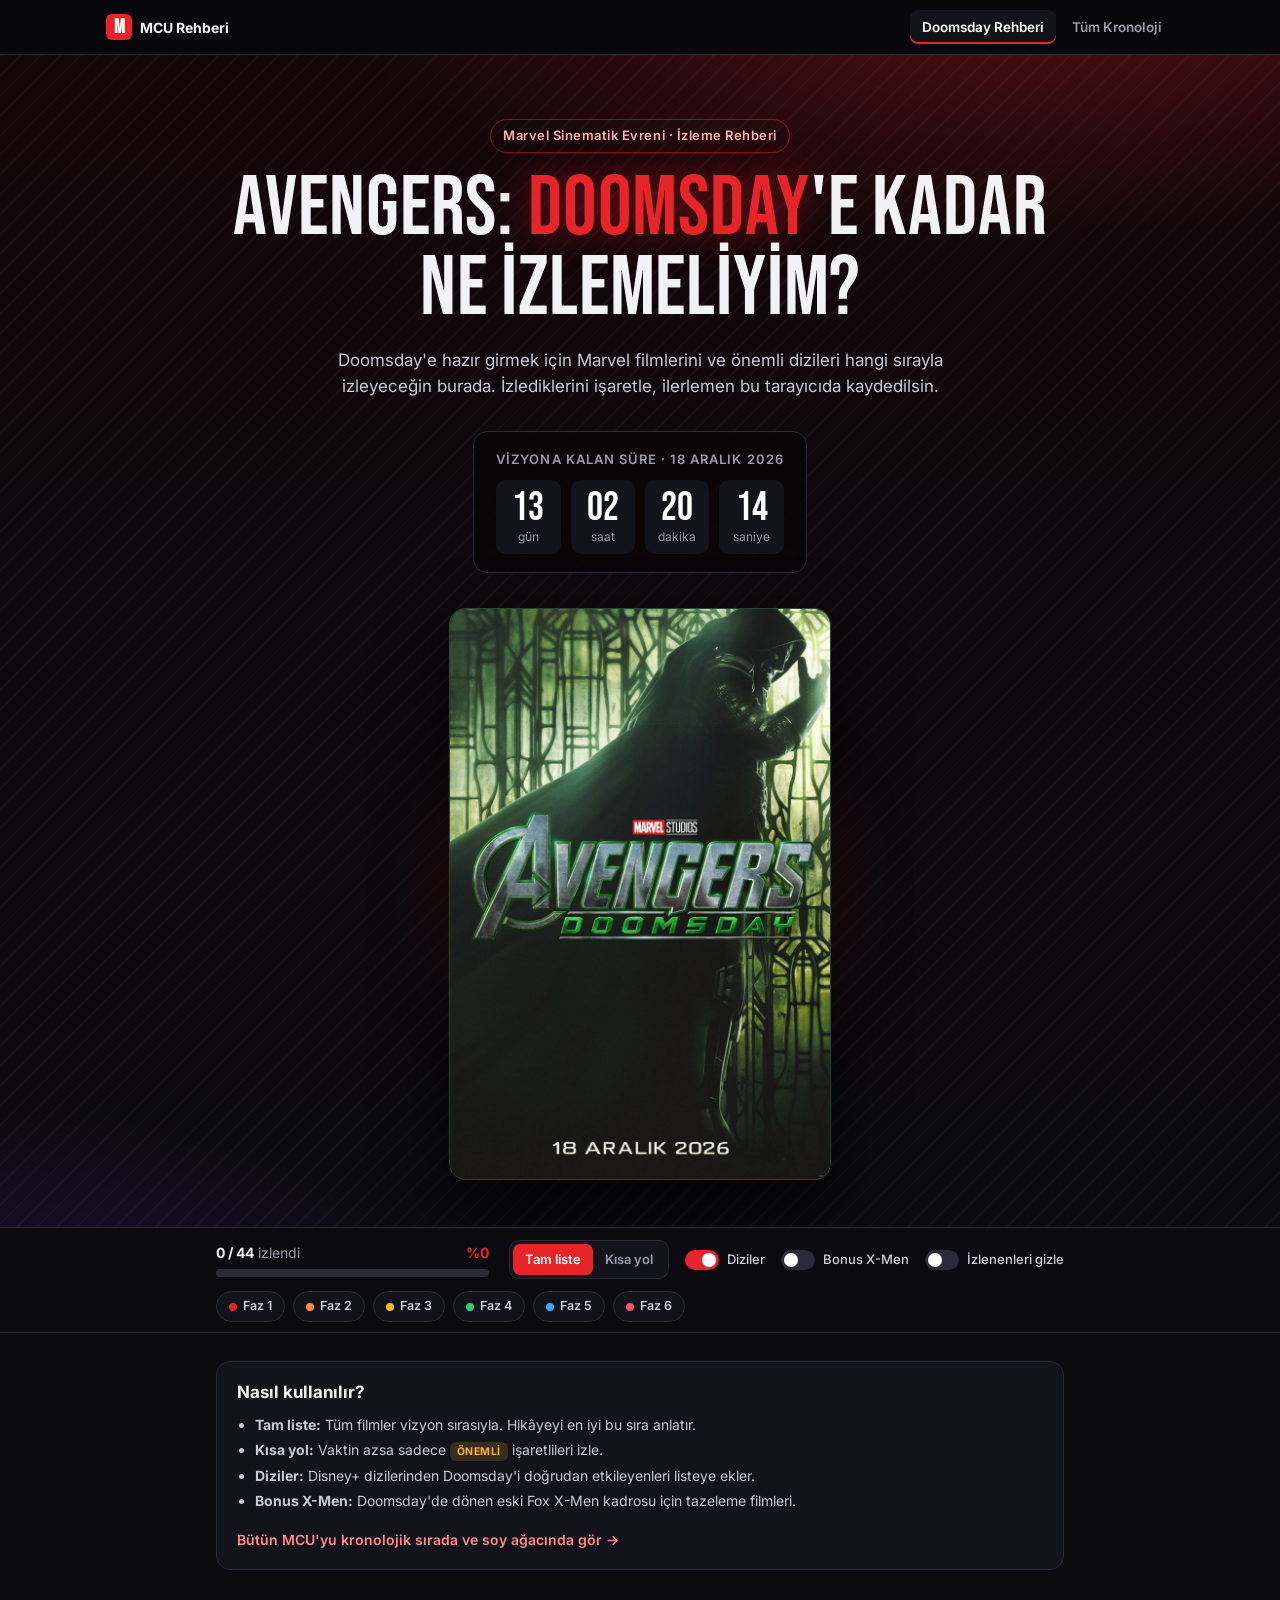
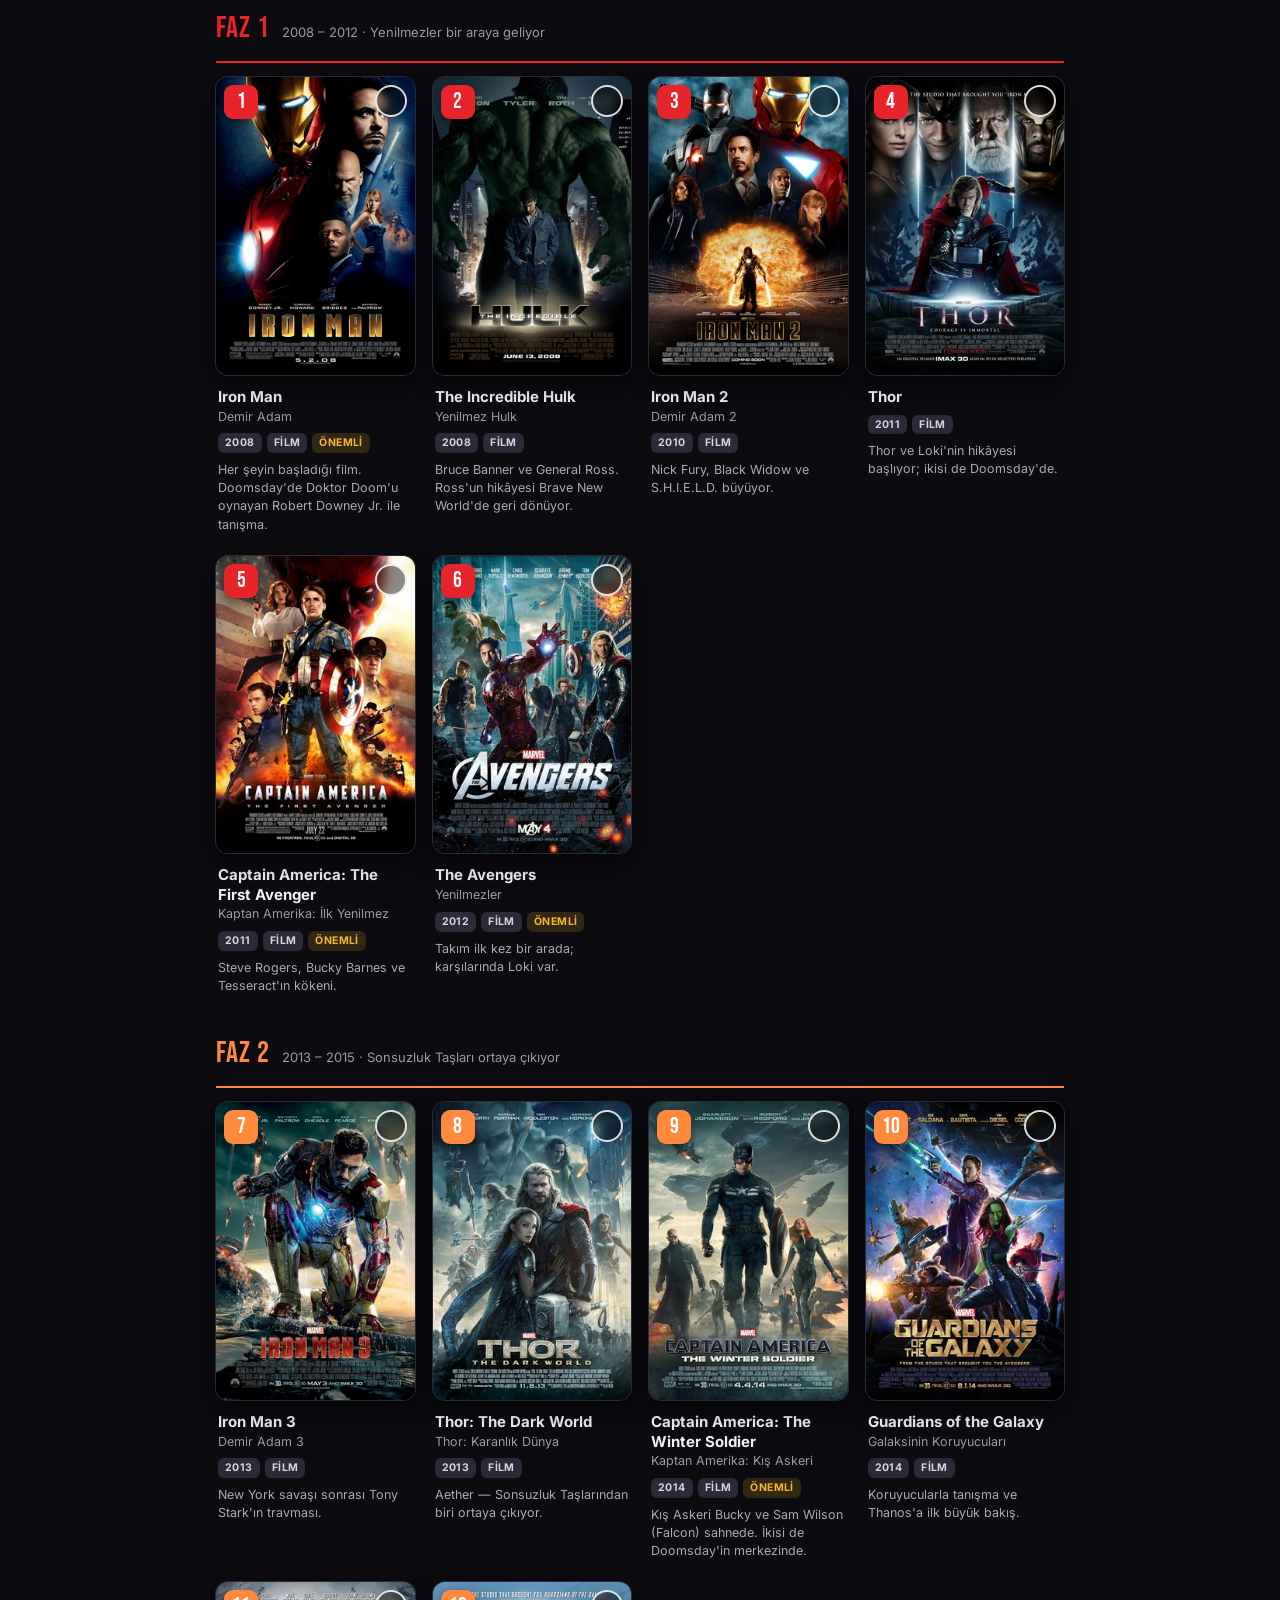
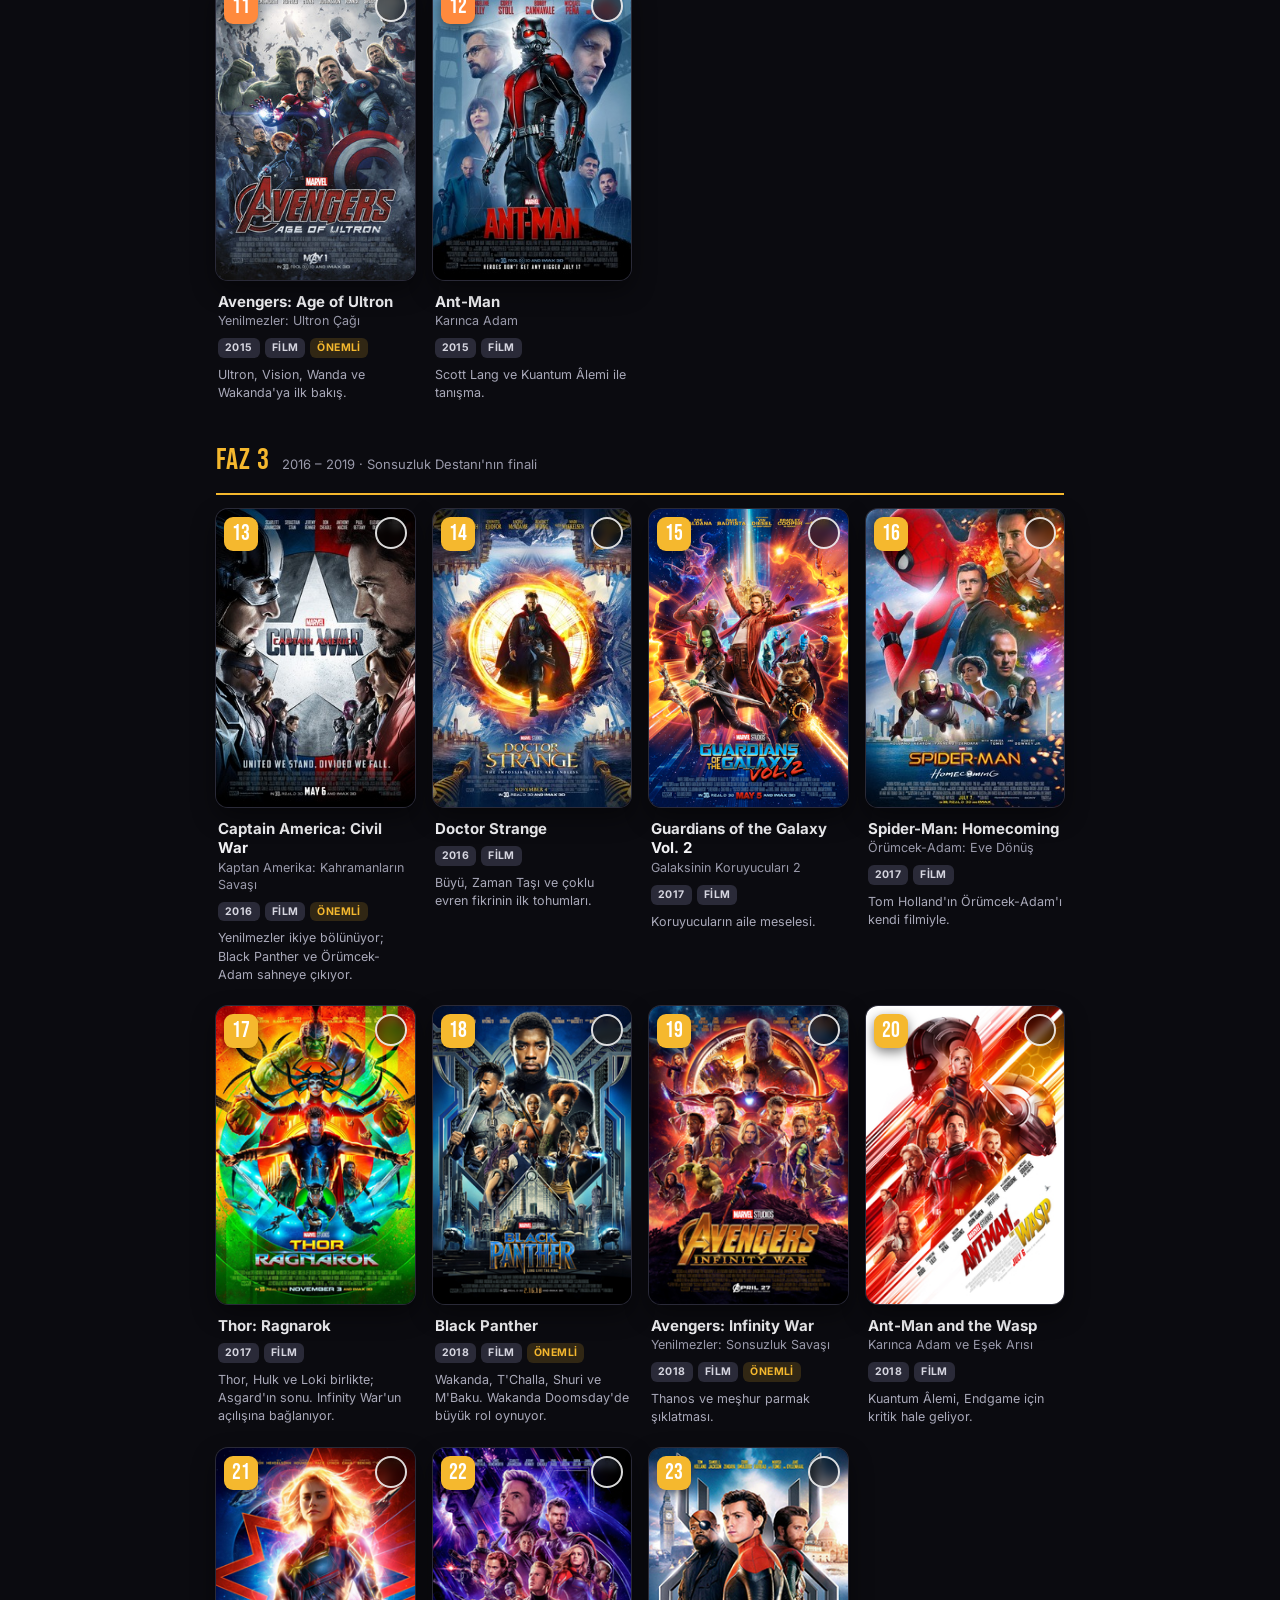
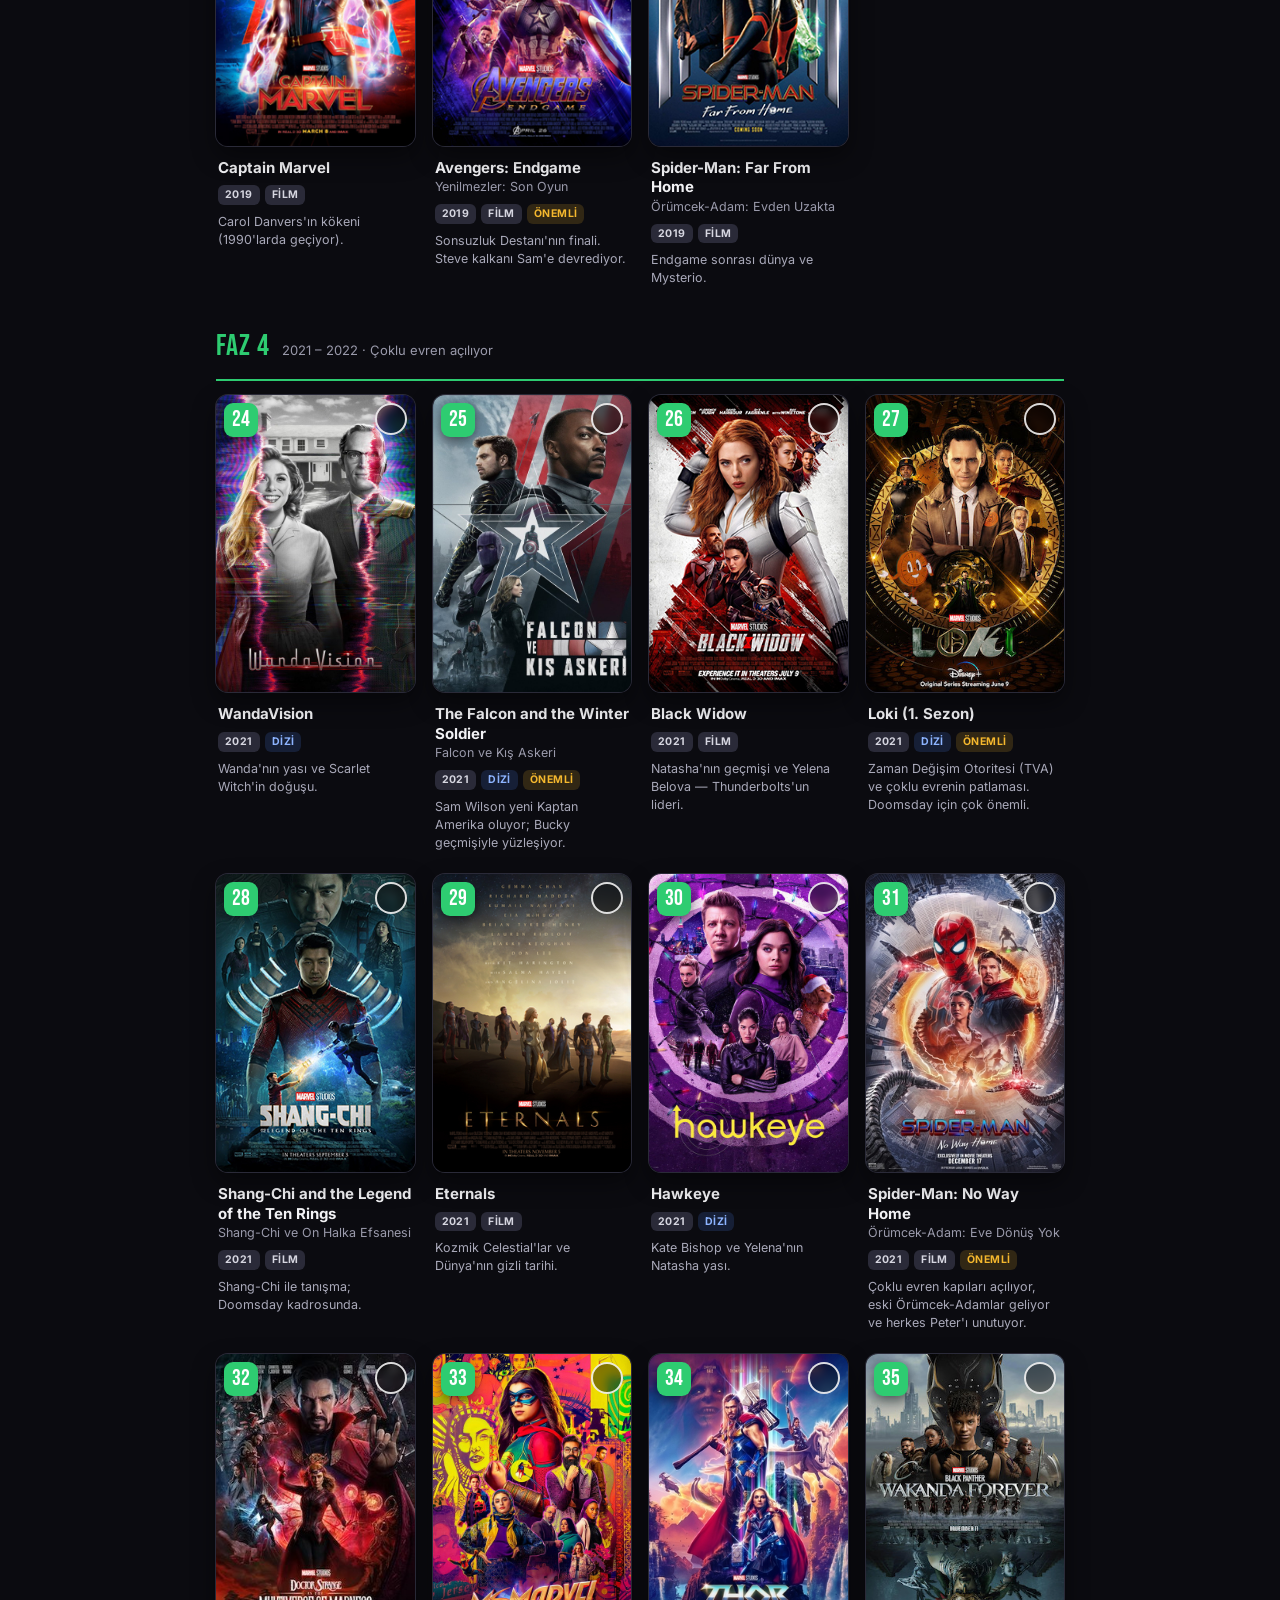
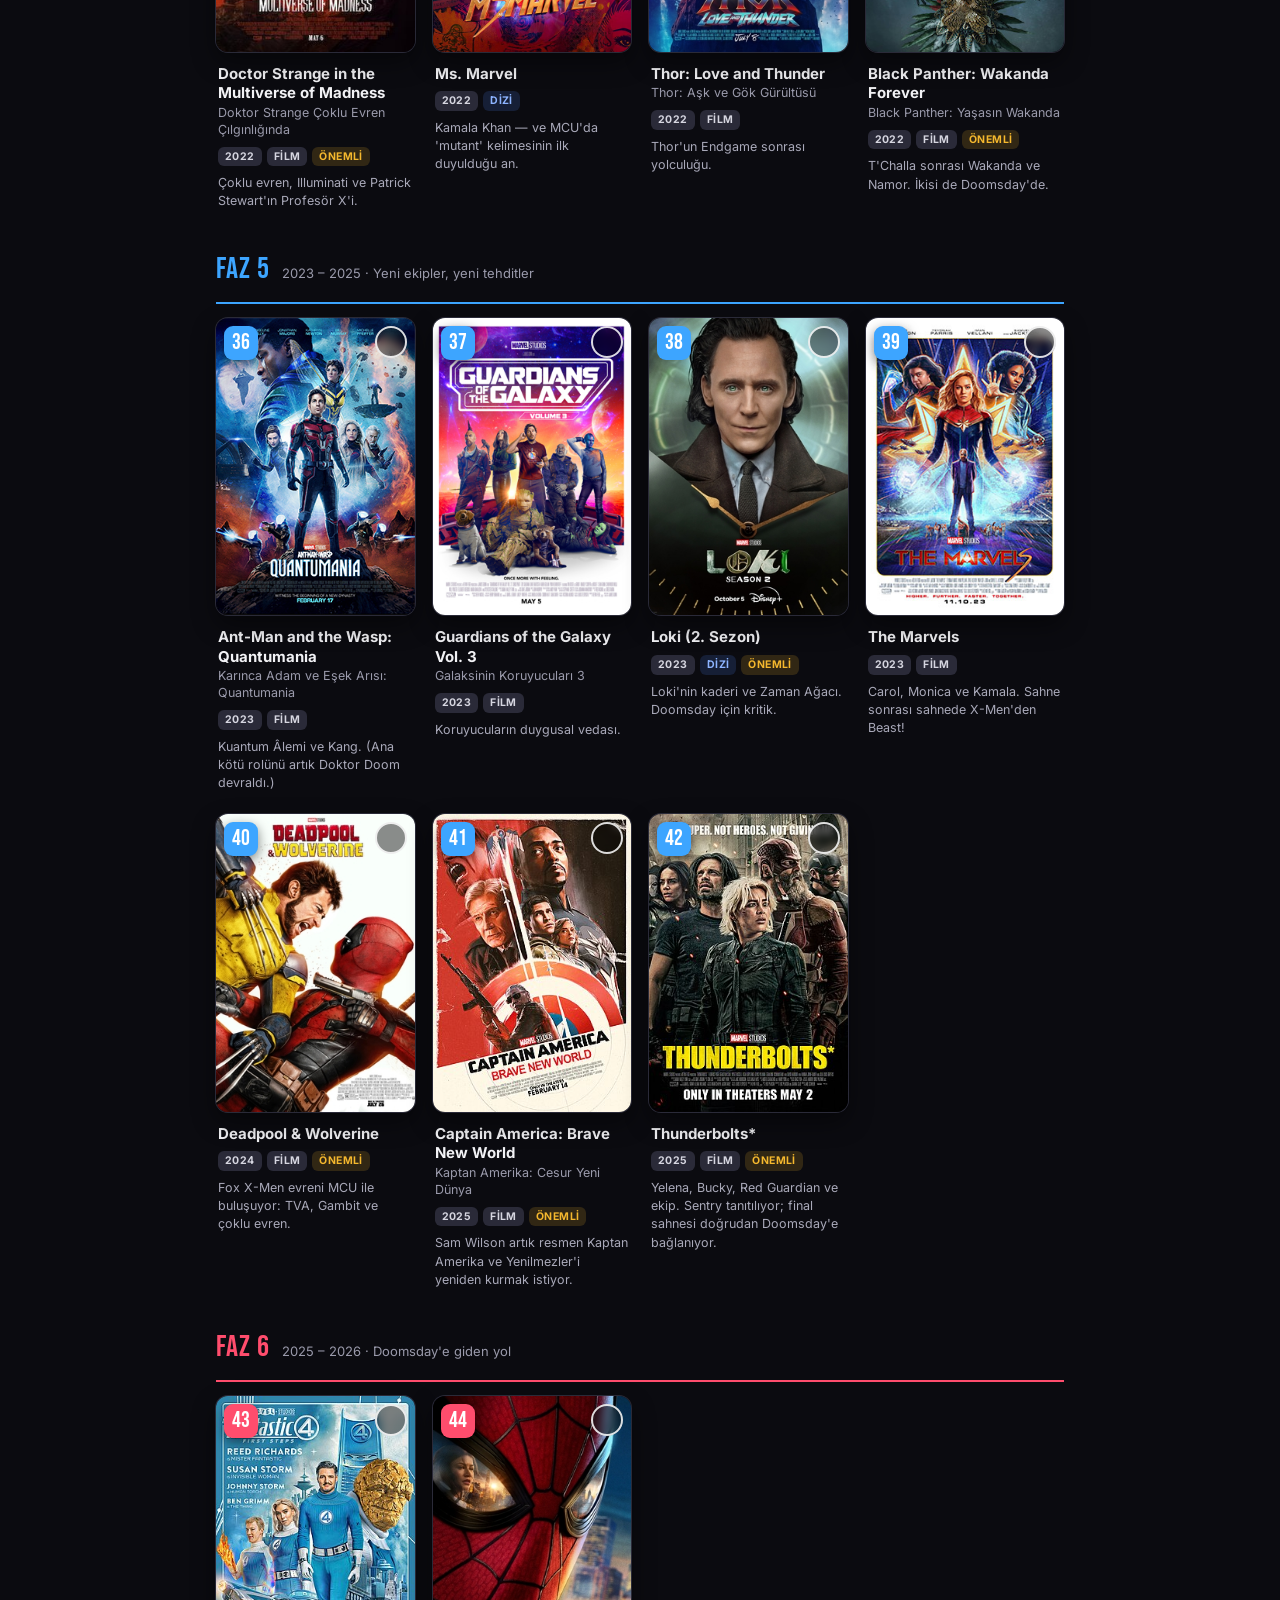
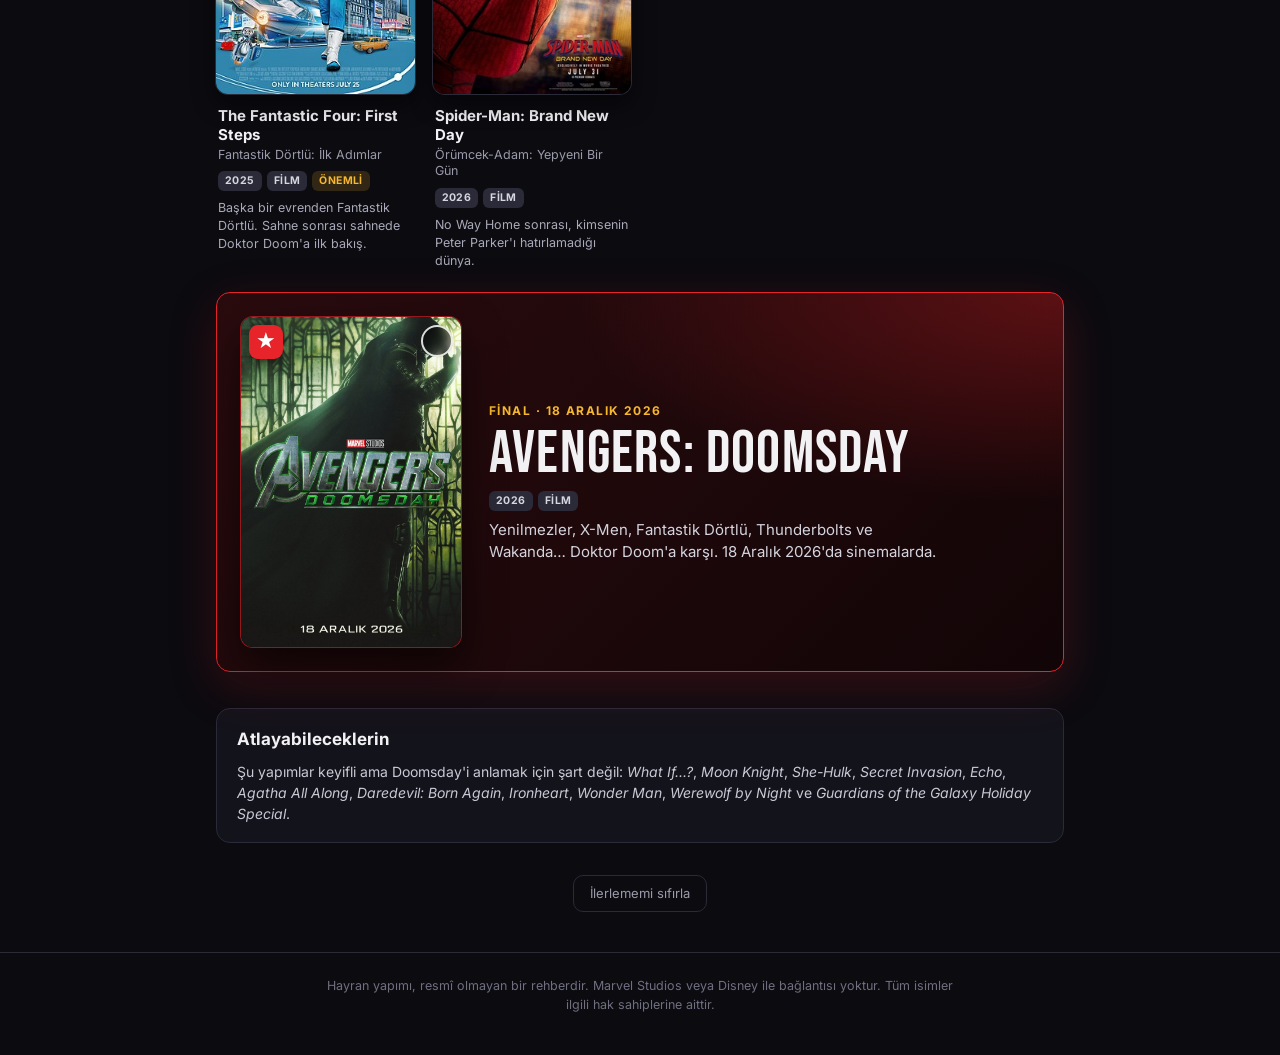
<file: index.html>
<!doctype html>
<html lang="tr">
<head>
  <meta charset="utf-8">
  <meta name="viewport" content="width=device-width, initial-scale=1, viewport-fit=cover">
  <meta name="theme-color" content="#0b0b10">
  <title>Doomsday'e Kadar Marvel İzleme Sırası</title>
  <meta name="description" content="Avengers: Doomsday'den önce hangi Marvel filmlerini ve dizilerini hangi sırayla izlemelisin? İzlediklerini işaretle, ilerlemeni takip et.">
  <meta property="og:title" content="Doomsday'e Kadar Marvel İzleme Sırası">
  <meta property="og:description" content="Avengers: Doomsday'den önce hangi Marvel yapımlarını hangi sırayla izlemelisin?">
  <link rel="icon" href="data:image/svg+xml,<svg xmlns='http://www.w3.org/2000/svg' viewBox='0 0 100 100'><rect width='100' height='100' rx='18' fill='%23e62429'/><text x='50' y='70' font-size='58' text-anchor='middle' font-family='Arial Black,Arial' font-weight='900' fill='white'>M</text></svg>">
  <link rel="preconnect" href="https://fonts.googleapis.com">
  <link rel="preconnect" href="https://fonts.gstatic.com" crossorigin>
  <link href="https://fonts.googleapis.com/css2?family=Bebas+Neue&family=Inter:wght@400;500;600;700&display=swap" rel="stylesheet">
  <link rel="stylesheet" href="style.css">
</head>
<body>
  <nav class="site-nav" aria-label="Sayfalar">
    <div class="site-nav-inner">
      <a href="index.html" class="brand"><span class="brand-m">M</span><span class="brand-text">MCU Rehberi</span></a>
      <div class="site-links">
        <a href="index.html" aria-current="page">Doomsday Rehberi</a>
        <a href="kronoloji.html">Tüm Kronoloji</a>
      </div>
    </div>
  </nav>

  <header class="hero">
    <div class="hero-inner">
      <p class="eyebrow">Marvel Sinematik Evreni · İzleme Rehberi</p>
      <h1>Avengers:<br class="m-br"> <span>Doomsday</span>'e Kadar<br>Ne İzlemeliyim?</h1>
      <p class="lead">Doomsday'e hazır girmek için Marvel filmlerini ve önemli dizileri hangi sırayla izleyeceğin burada. İzlediklerini işaretle, ilerlemen bu tarayıcıda kaydedilsin.</p>

      <div class="countdown" id="countdown" aria-live="polite">
        <div class="cd-label">Vizyona kalan süre <span class="cd-date"><span class="cd-dot">· </span>18 Aralık 2026</span></div>
        <div class="cd-grid">
          <div><b id="cd-d">--</b><small>gün</small></div>
          <div><b id="cd-h">--</b><small>saat</small></div>
          <div><b id="cd-m">--</b><small>dakika</small></div>
          <div><b id="cd-s">--</b><small>saniye</small></div>
        </div>
      </div>

      <figure class="hero-poster">
        <img src="posters/doomsday.jpg" alt="Avengers: Doomsday afişi" width="780" height="1170">
      </figure>
    </div>
  </header>

  <div class="toolbar" id="toolbar">
    <div class="toolbar-inner">
      <div class="progress-wrap">
        <div class="progress-text"><span id="progress-count">0 / 0</span> izlendi <span id="progress-pct" class="pct">%0</span></div>
        <div class="progress-bar"><div id="progress-fill"></div></div>
      </div>
      <button type="button" class="filters-btn" id="filters-btn" aria-expanded="false" aria-controls="controls">
        <svg viewBox="0 0 24 24" width="16" height="16" fill="none" stroke="currentColor" stroke-width="2.2" stroke-linecap="round"><path d="M4 6h16M7 12h10M10 18h4"/></svg>
        Filtreler
      </button>
      <div class="controls" id="controls">
        <div class="seg" role="group" aria-label="Liste türü">
          <button type="button" data-mode="full" class="active">Tam liste</button>
          <button type="button" data-mode="short">Kısa yol</button>
        </div>
        <label class="toggle"><input type="checkbox" id="show-series" checked><span></span>Diziler</label>
        <label class="toggle"><input type="checkbox" id="show-bonus"><span></span>Bonus X-Men</label>
        <label class="toggle"><input type="checkbox" id="hide-watched"><span></span>İzlenenleri gizle</label>
      </div>
    </div>
    <nav class="phase-nav" id="phase-nav" aria-label="Fazlara git"></nav>
  </div>

  <main class="container">
    <section class="info">
      <div class="info-card">
        <h2>Nasıl kullanılır?</h2>
        <ul>
          <li><b>Tam liste:</b> Tüm filmler vizyon sırasıyla. Hikâyeyi en iyi bu sıra anlatır.</li>
          <li><b>Kısa yol:</b> Vaktin azsa sadece <span class="badge key">ÖNEMLİ</span> işaretlileri izle.</li>
          <li><b>Diziler:</b> Disney+ dizilerinden Doomsday'i doğrudan etkileyenleri listeye ekler.</li>
          <li><b>Bonus X-Men:</b> Doomsday'de dönen eski Fox X-Men kadrosu için tazeleme filmleri.</li>
        </ul>
        <a class="cta" href="kronoloji.html">Bütün MCU'yu kronolojik sırada ve soy ağacında gör →</a>
      </div>
    </section>

    <div id="list"></div>

    <section class="info skip">
      <div class="info-card">
        <h2>Atlayabileceklerin</h2>
        <p>Şu yapımlar keyifli ama Doomsday'i anlamak için şart değil: <i>What If...?</i>, <i>Moon Knight</i>, <i>She-Hulk</i>, <i>Secret Invasion</i>, <i>Echo</i>, <i>Agatha All Along</i>, <i>Daredevil: Born Again</i>, <i>Ironheart</i>, <i>Wonder Man</i>, <i>Werewolf by Night</i> ve <i>Guardians of the Galaxy Holiday Special</i>.</p>
      </div>
    </section>

    <div class="reset-row">
      <button type="button" id="reset" class="reset">İlerlememi sıfırla</button>
    </div>
  </main>

  <footer>
    <p>Hayran yapımı, resmî olmayan bir rehberdir. Marvel Studios veya Disney ile bağlantısı yoktur. Tüm isimler ilgili hak sahiplerine aittir.</p>
  </footer>

  <button type="button" class="to-top" id="to-top" aria-label="Başa dön">
    <svg viewBox="0 0 24 24" width="20" height="20" fill="none" stroke="currentColor" stroke-width="2.6" stroke-linecap="round" stroke-linejoin="round"><path d="M6 14l6-6 6 6"/></svg>
  </button>

  <script src="app.js"></script>
</body>
</html>
</file>
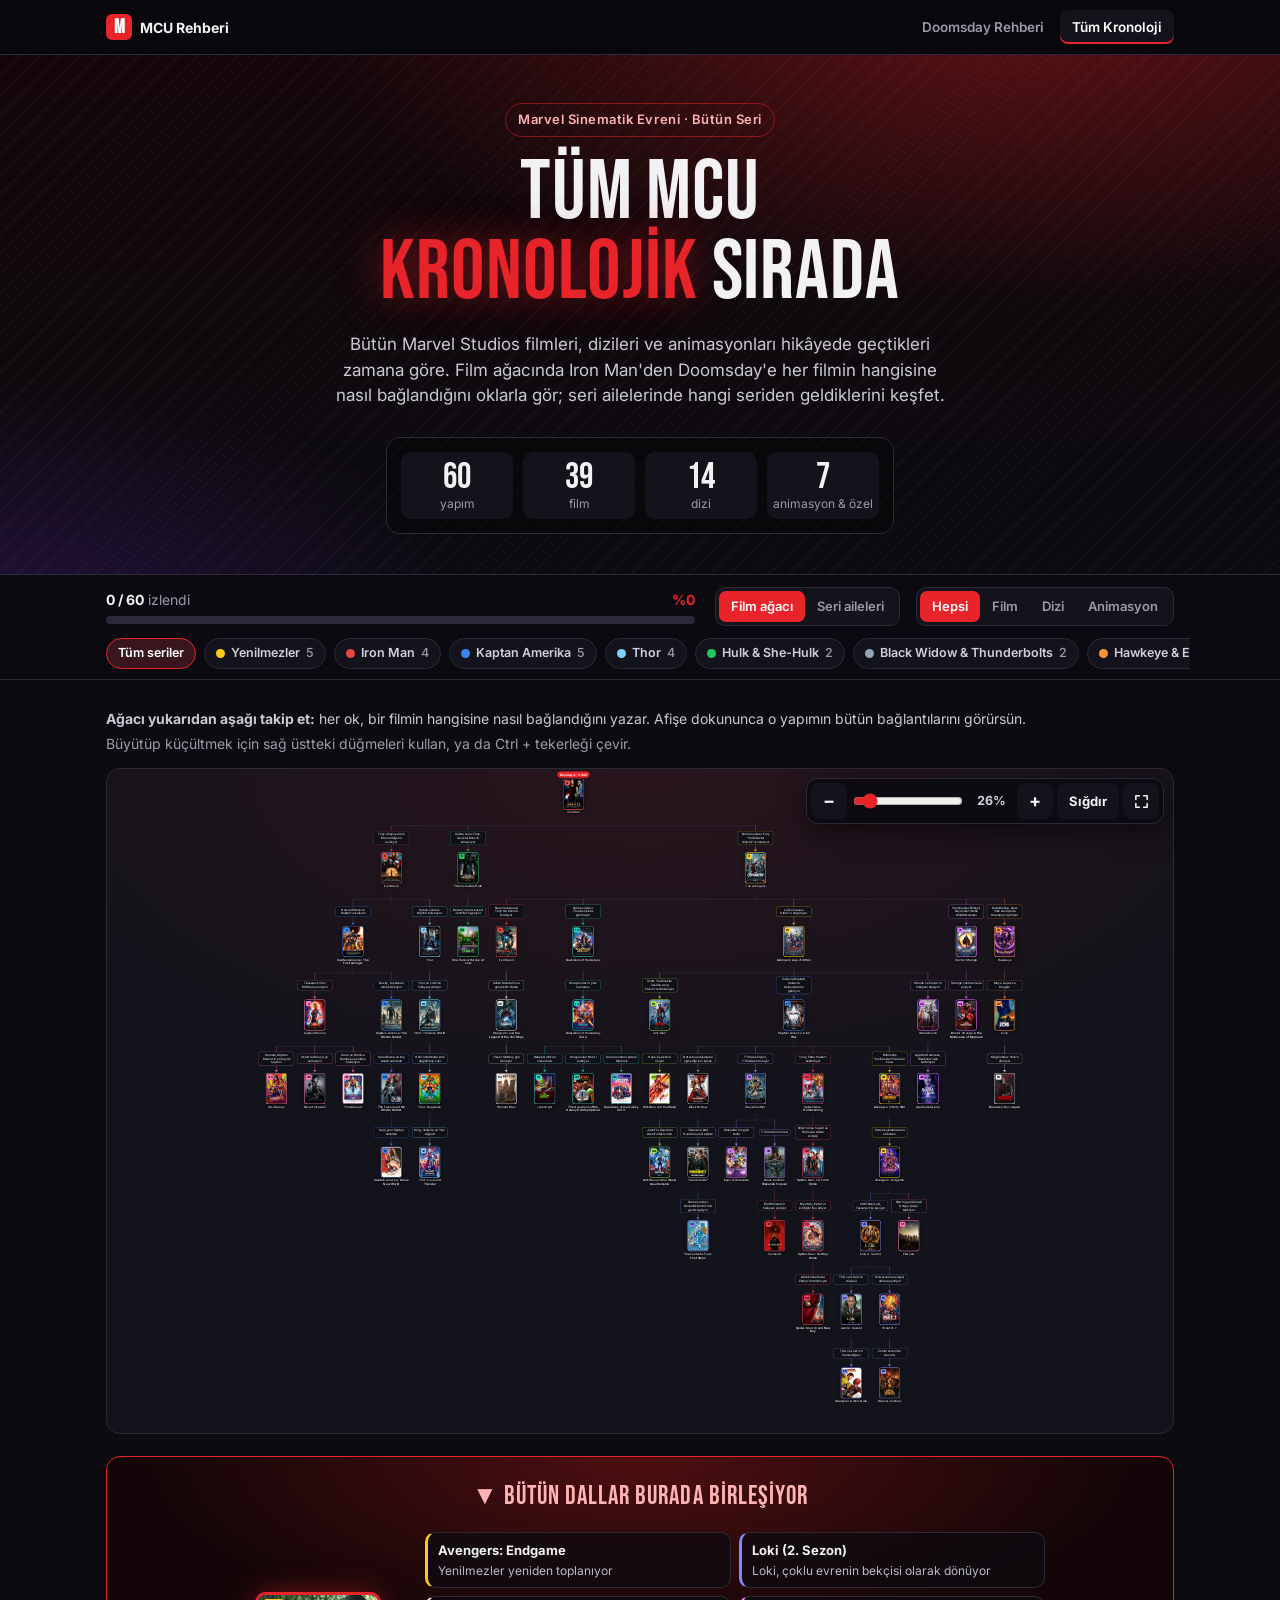
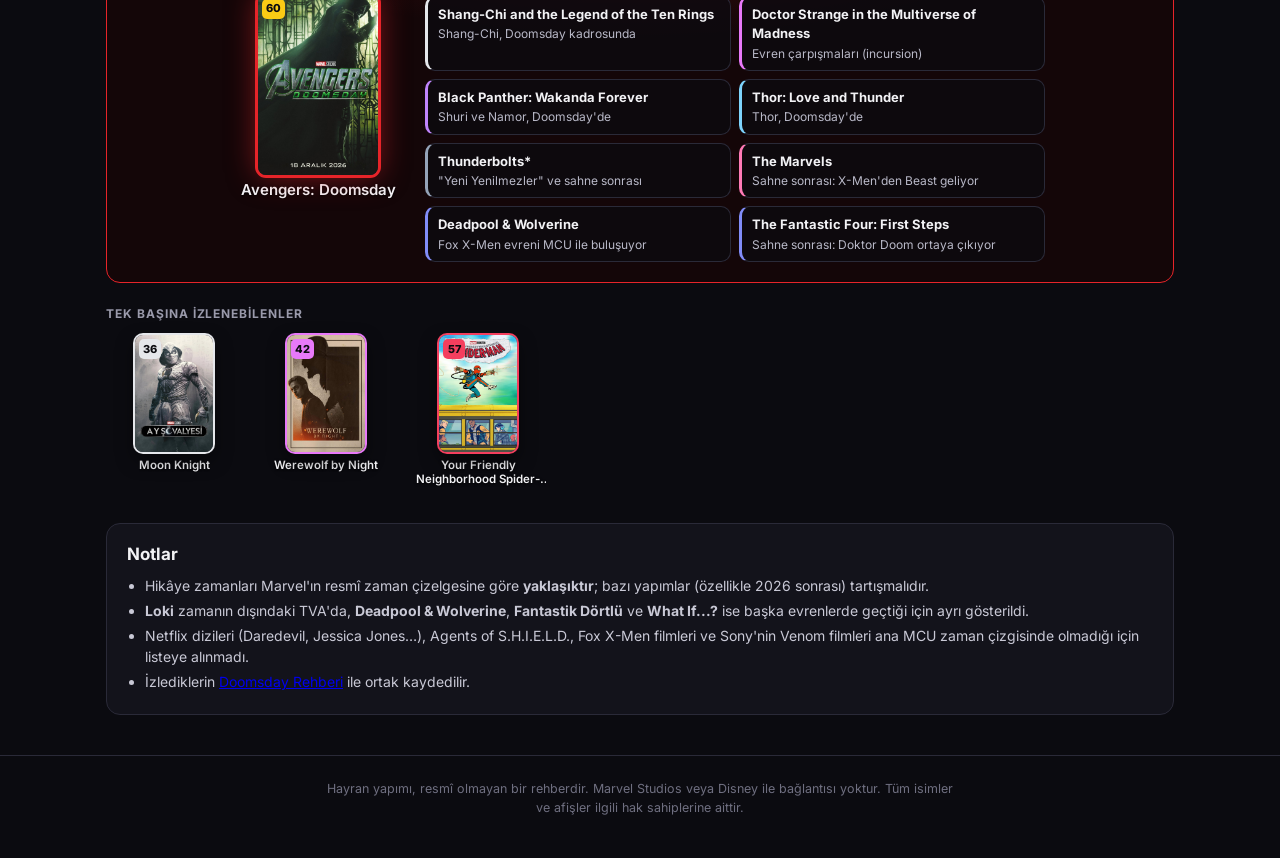
<file: kronoloji.html>
<!doctype html>
<html lang="tr">
<head>
  <meta charset="utf-8">
  <meta name="viewport" content="width=device-width, initial-scale=1, viewport-fit=cover">
  <meta name="theme-color" content="#0b0b10">
  <title>Tüm MCU Kronolojisi</title>
  <meta name="description" content="Bütün Marvel Sinematik Evreni filmleri, dizileri ve animasyonları: hangi film hangisine nasıl bağlı, oklarla gösteren film ağacı.">
  <meta property="og:title" content="Tüm MCU Kronolojisi">
  <meta property="og:description" content="Bütün Marvel filmleri ve dizileri kronolojik sırada, soy ağacı gibi.">
  <link rel="icon" href="data:image/svg+xml,<svg xmlns='http://www.w3.org/2000/svg' viewBox='0 0 100 100'><rect width='100' height='100' rx='18' fill='%23e62429'/><text x='50' y='70' font-size='58' text-anchor='middle' font-family='Arial Black,Arial' font-weight='900' fill='white'>M</text></svg>">
  <link rel="preconnect" href="https://fonts.googleapis.com">
  <link rel="preconnect" href="https://fonts.gstatic.com" crossorigin>
  <link href="https://fonts.googleapis.com/css2?family=Bebas+Neue&family=Inter:wght@400;500;600;700&display=swap" rel="stylesheet">
  <link rel="stylesheet" href="style.css">
  <link rel="stylesheet" href="kronoloji.css">
</head>
<body>
  <nav class="site-nav" aria-label="Sayfalar">
    <div class="site-nav-inner">
      <a href="index.html" class="brand"><span class="brand-m">M</span><span class="brand-text">MCU Rehberi</span></a>
      <div class="site-links">
        <a href="index.html">Doomsday Rehberi</a>
        <a href="kronoloji.html" aria-current="page">Tüm Kronoloji</a>
      </div>
    </div>
  </nav>

  <header class="hero hero-small">
    <div class="hero-inner">
      <p class="eyebrow">Marvel Sinematik Evreni · Bütün Seri</p>
      <h1>Tüm MCU<br><span>Kronolojik</span> Sırada</h1>
      <p class="lead">Bütün Marvel Studios filmleri, dizileri ve animasyonları hikâyede geçtikleri zamana göre. Film ağacında Iron Man'den Doomsday'e her filmin hangisine nasıl bağlandığını oklarla gör; seri ailelerinde hangi seriden geldiklerini keşfet.</p>
      <div class="stats">
        <div><b id="stat-total">0</b><small>yapım</small></div>
        <div><b id="stat-film">0</b><small>film</small></div>
        <div><b id="stat-dizi">0</b><small>dizi</small></div>
        <div><b id="stat-other">0</b><small>animasyon & özel</small></div>
      </div>
    </div>
  </header>

  <div class="toolbar" id="toolbar">
    <div class="toolbar-inner">
      <div class="progress-wrap">
        <div class="progress-text"><span id="progress-count">0 / 0</span> izlendi <span id="progress-pct" class="pct">%0</span></div>
        <div class="progress-bar"><div id="progress-fill"></div></div>
      </div>
      <button type="button" class="filters-btn" id="filters-btn" aria-expanded="false" aria-controls="controls">
        <svg viewBox="0 0 24 24" width="16" height="16" fill="none" stroke="currentColor" stroke-width="2.2" stroke-linecap="round"><path d="M4 6h16M7 12h10M10 18h4"/></svg>
        Filtreler
      </button>
      <div class="controls" id="controls">
        <div class="seg" role="group" aria-label="Görünüm">
          <button type="button" data-view="map">Film ağacı</button>
          <button type="button" data-view="tree">Seri aileleri</button>
        </div>
        <div class="seg seg-type" role="group" aria-label="Tür">
          <button type="button" data-type="all">Hepsi</button>
          <button type="button" data-type="film">Film</button>
          <button type="button" data-type="dizi">Dizi</button>
          <button type="button" data-type="other">Animasyon</button>
        </div>
      </div>
    </div>
    <div class="legend" id="legend" aria-label="Seri ailesi filtresi"></div>
  </div>

  <main class="container chrono-container">
    <div id="chrono-view"></div>
    <aside class="map-panel" id="map-panel" aria-live="polite" hidden></aside>

    <section class="info skip">
      <div class="info-card">
        <h2>Notlar</h2>
        <ul>
          <li>Hikâye zamanları Marvel'ın resmî zaman çizelgesine göre <b>yaklaşıktır</b>; bazı yapımlar (özellikle 2026 sonrası) tartışmalıdır.</li>
          <li><b>Loki</b> zamanın dışındaki TVA'da, <b>Deadpool & Wolverine</b>, <b>Fantastik Dörtlü</b> ve <b>What If...?</b> ise başka evrenlerde geçtiği için ayrı gösterildi.</li>
          <li>Netflix dizileri (Daredevil, Jessica Jones…), Agents of S.H.I.E.L.D., Fox X-Men filmleri ve Sony'nin Venom filmleri ana MCU zaman çizgisinde olmadığı için listeye alınmadı.</li>
          <li>İzlediklerin <a href="index.html">Doomsday Rehberi</a> ile ortak kaydedilir.</li>
        </ul>
      </div>
    </section>
  </main>

  <footer>
    <p>Hayran yapımı, resmî olmayan bir rehberdir. Marvel Studios veya Disney ile bağlantısı yoktur. Tüm isimler ve afişler ilgili hak sahiplerine aittir.</p>
  </footer>

  <button type="button" class="to-top" id="to-top" aria-label="Başa dön">
    <svg viewBox="0 0 24 24" width="20" height="20" fill="none" stroke="currentColor" stroke-width="2.6" stroke-linecap="round" stroke-linejoin="round"><path d="M6 14l6-6 6 6"/></svg>
  </button>

  <script src="kronoloji.js"></script>
</body>
</html>
</file>
<file: style.css>
:root {
  --bg: #0b0b10;
  --bg-2: #13131b;
  --card: #181822;
  --card-hover: #1e1e2a;
  --line: #2a2a38;
  --text: #f2f2f5;
  --muted: #9a9aab;
  --red: #e62429;
  --red-dark: #a8151a;
  --gold: #f5b82e;
  --green: #2ecc71;
  --radius: 14px;
}

* { box-sizing: border-box; }

button, label { -webkit-tap-highlight-color: transparent; }

.m-br { display: none; }

html { scroll-behavior: smooth; }

body {
  margin: 0;
  background: var(--bg);
  color: var(--text);
  font-family: "Inter", system-ui, -apple-system, "Segoe UI", Roboto, sans-serif;
  line-height: 1.5;
  -webkit-font-smoothing: antialiased;
}

/* ---------- Site menüsü ---------- */
.site-nav {
  background: #08080c;
  border-bottom: 1px solid var(--line);
}

.site-nav-inner {
  max-width: 1100px;
  margin: 0 auto;
  padding: 10px max(16px, env(safe-area-inset-right)) 10px max(16px, env(safe-area-inset-left));
  display: flex;
  align-items: center;
  justify-content: space-between;
  gap: 12px;
}

.brand {
  display: inline-flex;
  align-items: center;
  gap: 8px;
  color: var(--text);
  font-weight: 700;
  font-size: 14px;
  text-decoration: none;
  white-space: nowrap;
}

.brand-m {
  display: grid;
  place-items: center;
  width: 26px;
  height: 26px;
  border-radius: 6px;
  background: var(--red);
  color: #fff;
  font-family: "Bebas Neue", Impact, sans-serif;
  font-size: 20px;
  line-height: 1;
}

.site-links { display: flex; gap: 4px; }

.site-links a {
  padding: 7px 12px;
  border-radius: 8px;
  color: var(--muted);
  font-size: 13.5px;
  font-weight: 600;
  text-decoration: none;
  white-space: nowrap;
}

.site-links a:hover { color: var(--text); background: var(--bg-2); }
.site-links a[aria-current="page"] { color: #fff; background: var(--bg-2); box-shadow: inset 0 -2px 0 var(--red); }

.cta {
  display: inline-block;
  margin-top: 14px;
  color: #ff8a8d;
  font-size: 14px;
  font-weight: 600;
  text-decoration: none;
}

.cta:hover { color: #fff; }

/* ---------- Hero ---------- */
.hero {
  position: relative;
  overflow: hidden;
  padding: 64px 16px 48px;
  background:
    radial-gradient(1200px 500px at 80% -10%, rgba(230, 36, 41, .35), transparent 60%),
    radial-gradient(800px 400px at 0% 110%, rgba(120, 40, 200, .22), transparent 60%),
    linear-gradient(180deg, #14070a 0%, var(--bg) 100%);
  border-bottom: 1px solid var(--line);
}

.hero::after {
  content: "";
  position: absolute;
  inset: 0;
  background-image: repeating-linear-gradient(135deg, rgba(255,255,255,.025) 0 2px, transparent 2px 14px);
  pointer-events: none;
}

.hero-inner {
  position: relative;
  z-index: 1;
  max-width: 880px;
  margin: 0 auto;
  text-align: center;
}

.eyebrow {
  display: inline-block;
  margin: 0 0 16px;
  padding: 6px 12px;
  border: 1px solid rgba(230, 36, 41, .5);
  border-radius: 999px;
  color: #ffb3b5;
  font-size: 13px;
  font-weight: 600;
  letter-spacing: .04em;
}

h1 {
  margin: 0;
  font-family: "Bebas Neue", Impact, sans-serif;
  font-weight: 400;
  font-size: clamp(42px, 8vw, 84px);
  line-height: .95;
  letter-spacing: .01em;
}

h1 span { color: var(--red); text-shadow: 0 0 40px rgba(230, 36, 41, .5); }

.lead {
  max-width: 620px;
  margin: 20px auto 0;
  color: #c9c9d6;
  font-size: 17px;
}

/* ---------- Countdown ---------- */
.countdown {
  display: inline-block;
  margin-top: 32px;
  padding: 18px 22px;
  background: rgba(0, 0, 0, .35);
  border: 1px solid var(--line);
  border-radius: var(--radius);
  backdrop-filter: blur(6px);
}

.cd-label {
  color: var(--muted);
  font-size: 13px;
  font-weight: 600;
  text-transform: uppercase;
  letter-spacing: .08em;
  margin-bottom: 10px;
}

.cd-grid {
  display: grid;
  grid-template-columns: repeat(4, minmax(64px, 1fr));
  gap: 10px;
}

.cd-grid div {
  display: flex;
  flex-direction: column;
  align-items: center;
  padding: 8px 6px;
  background: var(--bg-2);
  border-radius: 10px;
}

.cd-grid b {
  font-family: "Bebas Neue", Impact, sans-serif;
  font-weight: 400;
  font-size: 40px;
  line-height: 1;
  color: #fff;
  font-variant-numeric: tabular-nums;
}

.cd-grid small { color: var(--muted); font-size: 12px; }

/* ---------- Doomsday afişi ---------- */
.hero-poster {
  position: relative;
  width: min(380px, 78vw);
  margin: 36px auto 0;
}

.hero-poster::before {
  content: "";
  position: absolute;
  inset: 8% -12%;
  background: radial-gradient(closest-side, rgba(70, 220, 110, .38), rgba(230, 36, 41, .18) 60%, transparent);
  filter: blur(30px);
  z-index: -1;
}

.hero-poster img {
  display: block;
  width: 100%;
  height: auto;
  border-radius: 16px;
  box-shadow: 0 0 0 1px rgba(120, 255, 160, .25), 0 30px 70px rgba(0, 0, 0, .7);
}

.countdown.released .cd-grid { display: none; }
.countdown.released .cd-label { color: var(--gold); font-size: 16px; margin: 0; }

/* ---------- Toolbar ---------- */
.toolbar {
  position: sticky;
  top: 0;
  z-index: 10;
  background: rgba(11, 11, 16, .88);
  backdrop-filter: blur(10px);
  border-bottom: 1px solid var(--line);
}

.toolbar-inner {
  max-width: 880px;
  margin: 0 auto;
  padding: 12px 16px;
  display: flex;
  flex-wrap: wrap;
  gap: 12px 20px;
  align-items: center;
  justify-content: space-between;
}

.progress-wrap { flex: 1 1 220px; min-width: 200px; }

.progress-text { font-size: 14px; color: var(--muted); margin-bottom: 6px; }
.progress-text #progress-count { color: var(--text); font-weight: 700; }
.pct { float: right; color: var(--red); font-weight: 700; }

.progress-bar {
  height: 8px;
  background: var(--line);
  border-radius: 99px;
  overflow: hidden;
}

#progress-fill {
  height: 100%;
  width: 0;
  background: linear-gradient(90deg, var(--red-dark), var(--red), #ff6a3d);
  border-radius: 99px;
  transition: width .4s ease;
}

.controls {
  display: flex;
  flex-wrap: wrap;
  gap: 10px 16px;
  align-items: center;
}

.seg {
  display: inline-flex;
  background: var(--bg-2);
  border: 1px solid var(--line);
  border-radius: 10px;
  padding: 3px;
}

.seg button {
  border: 0;
  background: transparent;
  color: var(--muted);
  font: inherit;
  font-size: 13px;
  font-weight: 600;
  padding: 6px 12px;
  border-radius: 7px;
  cursor: pointer;
}

.seg button.active { background: var(--red); color: #fff; }

.toggle {
  display: inline-flex;
  align-items: center;
  gap: 8px;
  font-size: 13px;
  font-weight: 500;
  color: #d0d0dc;
  cursor: pointer;
  user-select: none;
}

.toggle input { position: absolute; opacity: 0; pointer-events: none; }

.toggle span {
  position: relative;
  width: 34px;
  height: 20px;
  background: var(--line);
  border-radius: 99px;
  transition: background .2s;
  flex-shrink: 0;
}

.toggle span::after {
  content: "";
  position: absolute;
  top: 3px;
  left: 3px;
  width: 14px;
  height: 14px;
  background: #fff;
  border-radius: 50%;
  transition: transform .2s;
}

.toggle input:checked + span { background: var(--red); }
.toggle input:checked + span::after { transform: translateX(14px); }
.toggle input:focus-visible + span { outline: 2px solid var(--gold); outline-offset: 2px; }

.filters-btn {
  display: none;
  align-items: center;
  gap: 6px;
  flex: none;
  padding: 8px 12px;
  background: var(--bg-2);
  border: 1px solid var(--line);
  border-radius: 10px;
  color: var(--text);
  font: inherit;
  font-size: 13px;
  font-weight: 600;
  cursor: pointer;
}

.toolbar.open .filters-btn { border-color: var(--red); color: #fff; }

/* Faz menüsü */
.phase-nav {
  max-width: 880px;
  margin: 0 auto;
  padding: 0 16px 10px;
  display: flex;
  gap: 8px;
  overflow-x: auto;
  scrollbar-width: none;
  -webkit-overflow-scrolling: touch;
}

.phase-nav::-webkit-scrollbar { display: none; }
.phase-nav:empty { display: none; }

.phase-nav a {
  flex: none;
  display: inline-flex;
  align-items: center;
  gap: 6px;
  padding: 5px 12px;
  background: var(--bg-2);
  border: 1px solid var(--line);
  border-radius: 99px;
  color: #d0d0dc;
  font-size: 12.5px;
  font-weight: 600;
  text-decoration: none;
  white-space: nowrap;
  -webkit-tap-highlight-color: transparent;
}

.phase-nav a::before {
  content: "";
  width: 8px;
  height: 8px;
  border-radius: 50%;
  background: var(--c);
}

.phase-nav a:hover { border-color: var(--c); color: #fff; }

/* Başa dön */
.to-top {
  position: fixed;
  right: max(16px, env(safe-area-inset-right));
  bottom: calc(16px + env(safe-area-inset-bottom));
  z-index: 20;
  width: 46px;
  height: 46px;
  display: grid;
  place-items: center;
  border: 0;
  border-radius: 50%;
  background: var(--red);
  color: #fff;
  box-shadow: 0 8px 24px rgba(0, 0, 0, .5);
  cursor: pointer;
  opacity: 0;
  transform: translateY(12px);
  pointer-events: none;
  transition: opacity .25s, transform .25s;
}

.to-top.show { opacity: 1; transform: none; pointer-events: auto; }

/* ---------- Content ---------- */
.container {
  max-width: 880px;
  margin: 0 auto;
  padding: 28px 16px 40px;
}

.info-card {
  background: var(--bg-2);
  border: 1px solid var(--line);
  border-radius: var(--radius);
  padding: 18px 20px;
}

.info-card h2 { margin: 0 0 8px; font-size: 17px; }
.info-card ul { margin: 0; padding-left: 18px; color: #c9c9d6; font-size: 14px; }
.info-card li { margin: 4px 0; }
.info-card p { margin: 0; color: #c9c9d6; font-size: 14px; }
.info.skip { margin-top: 36px; }

.phase { margin-top: 36px; scroll-margin-top: calc(var(--toolbar-h, 120px) + 12px); }

.phase-head {
  display: flex;
  align-items: baseline;
  gap: 12px;
  margin-bottom: 14px;
  padding-bottom: 10px;
  border-bottom: 2px solid var(--phase-color, var(--red));
}

.phase-head h3 {
  margin: 0;
  font-family: "Bebas Neue", Impact, sans-serif;
  font-weight: 400;
  font-size: 30px;
  letter-spacing: .03em;
  color: var(--phase-color, var(--red));
}

.phase-head p { margin: 0; color: var(--muted); font-size: 13px; }

.items {
  display: grid;
  grid-template-columns: repeat(auto-fill, minmax(170px, 1fr));
  gap: 22px 18px;
}

.item {
  position: relative;
  display: flex;
  flex-direction: column;
  cursor: pointer;
  border-radius: var(--radius);
  outline: none;
  -webkit-tap-highlight-color: transparent;
}

.item:focus-visible .poster { outline: 3px solid var(--gold); outline-offset: 3px; }

/* Afiş */
.poster {
  position: relative;
  aspect-ratio: 2 / 3;
  border-radius: 12px;
  overflow: hidden;
  background: linear-gradient(160deg, #22222e, #101016);
  box-shadow: 0 0 0 1px var(--line), 0 10px 24px rgba(0, 0, 0, .45);
  transition: transform .25s ease, box-shadow .25s ease;
}

@media (hover: hover) {
  .item:hover .poster {
    transform: translateY(-4px);
    box-shadow: 0 0 0 2px var(--phase-color, var(--red)), 0 16px 36px rgba(0, 0, 0, .6);
  }
  .item:hover .check { transform: scale(1.08); }
}

.item:active .poster { transform: scale(.97); }

.poster img {
  position: absolute;
  inset: 0;
  width: 100%;
  height: 100%;
  object-fit: cover;
  transition: filter .3s ease;
}

/* Sadece yatay logosu olan diziler */
.poster.logo { background: radial-gradient(circle at 50% 40%, #1c1c26, #000 75%); }
.poster.logo img { object-fit: contain; padding: 0 6px; }

.poster-fallback {
  position: absolute;
  inset: 0;
  display: none;
  place-items: center;
  padding: 14px;
  text-align: center;
  font-family: "Bebas Neue", Impact, sans-serif;
  font-size: 26px;
  line-height: 1;
  color: var(--phase-color, var(--red));
}

.poster.broken img { display: none; }
.poster.broken .poster-fallback { display: grid; }

.num {
  position: absolute;
  top: 8px;
  left: 8px;
  min-width: 34px;
  height: 34px;
  padding: 0 6px;
  display: grid;
  place-items: center;
  font-family: "Bebas Neue", Impact, sans-serif;
  font-size: 22px;
  line-height: 1;
  color: #fff;
  background: var(--phase-color, var(--red));
  border-radius: 9px;
  box-shadow: 0 4px 12px rgba(0, 0, 0, .5);
}

.check {
  position: absolute;
  top: 8px;
  right: 8px;
  width: 32px;
  height: 32px;
  border: 2px solid rgba(255, 255, 255, .85);
  border-radius: 50%;
  display: grid;
  place-items: center;
  background: rgba(0, 0, 0, .45);
  backdrop-filter: blur(4px);
  transition: background .2s, border-color .2s, transform .2s;
}

.check svg { width: 16px; height: 16px; opacity: 0; transition: opacity .2s; }

.watched-label {
  position: absolute;
  left: 0;
  right: 0;
  bottom: 0;
  padding: 26px 10px 10px;
  text-align: center;
  font-size: 12px;
  font-weight: 800;
  letter-spacing: .14em;
  color: #fff;
  background: linear-gradient(transparent, rgba(20, 120, 60, .95));
  opacity: 0;
  transition: opacity .25s;
}

.item.watched .poster img { filter: grayscale(1) brightness(.55); }
.item.watched .check { background: var(--green); border-color: var(--green); }
.item.watched .check svg { opacity: 1; }
.item.watched .watched-label { opacity: 1; }
.item.watched .title { color: var(--muted); }

/* Afiş altı bilgi */
.info-body { padding: 12px 2px 0; }

.title { margin: 0; font-size: 15px; font-weight: 700; line-height: 1.3; }
.tr-title { display: block; margin-top: 2px; color: var(--muted); font-size: 12.5px; line-height: 1.35; }
.meta { display: flex; flex-wrap: wrap; gap: 5px; margin-top: 8px; }
.note { margin: 8px 0 0; font-size: 12.5px; line-height: 1.45; color: #a9a9b9; }

.badge {
  display: inline-block;
  padding: 2px 7px;
  border-radius: 6px;
  font-size: 10.5px;
  font-weight: 700;
  letter-spacing: .04em;
  background: var(--line);
  color: #d6d6e0;
}

.badge.key { background: rgba(245, 184, 46, .16); color: var(--gold); }
.badge.series { background: rgba(80, 140, 255, .16); color: #8db4ff; }
.badge.bonus { background: rgba(180, 100, 255, .16); color: #c9a2ff; }

/* Final: Doomsday */
.item.finale {
  grid-column: 1 / -1;
  flex-direction: row;
  align-items: center;
  gap: 28px;
  padding: 24px;
  border: 1px solid var(--red);
  background:
    radial-gradient(700px 300px at 100% 0%, rgba(230, 36, 41, .32), transparent 70%),
    linear-gradient(135deg, #2a0b0e, #120507);
  box-shadow: 0 14px 50px rgba(230, 36, 41, .2);
}

.item.finale .poster { flex: 0 0 220px; box-shadow: 0 0 0 1px rgba(230, 36, 41, .6), 0 18px 40px rgba(0, 0, 0, .6); }
.item.finale .num { background: var(--red); }
.item.finale .info-body { padding: 0; }

.finale-eyebrow {
  margin: 0 0 6px;
  color: var(--gold);
  font-size: 12px;
  font-weight: 700;
  letter-spacing: .12em;
  text-transform: uppercase;
}

.item.finale .title {
  font-family: "Bebas Neue", Impact, sans-serif;
  font-weight: 400;
  font-size: clamp(38px, 6vw, 60px);
  letter-spacing: .02em;
  line-height: .95;
}

.item.finale .note { font-size: 15px; color: #d4d4de; max-width: 460px; }

.empty {
  padding: 24px;
  text-align: center;
  color: var(--muted);
  border: 1px dashed var(--line);
  border-radius: var(--radius);
}

.reset-row { text-align: center; margin-top: 32px; }

.reset {
  background: transparent;
  border: 1px solid var(--line);
  color: var(--muted);
  font: inherit;
  font-size: 13px;
  padding: 8px 16px;
  border-radius: 10px;
  cursor: pointer;
}

.reset:hover { color: var(--text); border-color: var(--red); }

footer {
  border-top: 1px solid var(--line);
  padding: 24px 16px calc(40px + env(safe-area-inset-bottom));
  text-align: center;
  color: #6f6f80;
  font-size: 12.5px;
}

footer p { max-width: 640px; margin: 0 auto; }

/* ---------- Mobile ---------- */
@media (max-width: 600px) {
  .brand-text { display: none; }
  .site-links a { padding: 7px 9px; font-size: 13px; }
  .hero { padding: 36px 16px 32px; }
  .eyebrow { font-size: 12px; padding: 5px 10px; margin-bottom: 14px; }
  .m-br { display: inline; }
  h1 { font-size: clamp(40px, 12.5vw, 60px); line-height: .98; }
  .lead { font-size: 15px; margin-top: 14px; }

  .countdown { display: block; margin-top: 24px; padding: 14px 12px; }
  .cd-label { font-size: 11.5px; letter-spacing: .06em; }
  .cd-date { display: block; margin-top: 2px; color: #c9c9d6; }
  .cd-dot { display: none; }
  .cd-grid { grid-template-columns: repeat(4, minmax(0, 1fr)); gap: 6px; }
  .cd-grid b { font-size: 30px; }
  .hero-poster { width: min(300px, 72vw); margin-top: 28px; }

  /* Yapışkan, sıkışık araç çubuğu */
  .toolbar-inner { padding: 10px 16px; gap: 10px 12px; flex-wrap: wrap; }
  .progress-wrap { flex: 1 1 0; min-width: 0; }
  .progress-text { font-size: 13px; margin-bottom: 5px; }
  .filters-btn { display: inline-flex; }
  .controls {
    display: none;
    width: 100%;
    grid-template-columns: 1fr 1fr;
    gap: 12px;
    padding: 4px 0 2px;
  }
  .toolbar.open .controls { display: grid; }
  .seg { grid-column: 1 / -1; display: flex; }
  .seg button { flex: 1; padding: 9px 12px; font-size: 14px; }
  .toggle { font-size: 14px; min-height: 32px; }

  .container { padding: 20px 16px 32px; }
  .info-card { padding: 16px; }
  .phase { margin-top: 28px; }
  .phase-head { flex-wrap: wrap; gap: 2px 10px; }
  .phase-head h3 { font-size: 26px; }
  .phase-head p { font-size: 12px; }

  .items { grid-template-columns: repeat(2, minmax(0, 1fr)); gap: 20px 12px; }
  .info-body { padding-top: 10px; }
  .note { display: -webkit-box; -webkit-line-clamp: 4; -webkit-box-orient: vertical; overflow: hidden; }
  .num { min-width: 28px; height: 28px; font-size: 18px; top: 6px; left: 6px; }
  .check { width: 30px; height: 30px; top: 6px; right: 6px; }
  .title { font-size: 14px; }
  .item.finale { flex-direction: column; align-items: stretch; gap: 18px; padding: 16px; }
  .item.finale .poster { flex: none; width: 62%; margin: 0 auto; }
  .item.finale .info-body { text-align: center; }
  .item.finale .meta { justify-content: center; }
  .item.finale .note { -webkit-line-clamp: unset; display: block; margin-left: auto; margin-right: auto; }
}

@media (max-width: 360px) {
  .items { gap: 18px 10px; }
  .title { font-size: 13.5px; }
  .tr-title, .note { font-size: 12px; }
  .badge { font-size: 10px; padding: 2px 6px; }
  .cd-grid b { font-size: 26px; }
}
</file>
<file: kronoloji.css>
/* Tüm MCU Kronolojisi — sayfaya özel stiller */

.toolbar-inner,
.chrono-container { max-width: 1100px; }

.sr-only {
  position: absolute;
  width: 1px;
  height: 1px;
  overflow: hidden;
  clip: rect(0 0 0 0);
  white-space: nowrap;
}

/* ---------- Hero ---------- */
.hero-small { padding: 48px 16px 40px; }

.stats {
  display: inline-grid;
  grid-template-columns: repeat(4, minmax(78px, 1fr));
  gap: 10px;
  margin-top: 28px;
  padding: 14px;
  background: rgba(0, 0, 0, .35);
  border: 1px solid var(--line);
  border-radius: var(--radius);
}

.stats div {
  display: flex;
  flex-direction: column;
  align-items: center;
  padding: 8px 6px;
  background: var(--bg-2);
  border-radius: 10px;
}

.stats b {
  font-family: "Bebas Neue", Impact, sans-serif;
  font-weight: 400;
  font-size: 36px;
  line-height: 1;
}

.stats small { color: var(--muted); font-size: 12px; text-align: center; line-height: 1.25; }

/* ---------- Seri filtresi (lejant) ---------- */
.legend {
  max-width: 1100px;
  margin: 0 auto;
  padding: 0 16px 10px;
  display: flex;
  gap: 8px;
  overflow-x: auto;
  scrollbar-width: none;
}

.legend::-webkit-scrollbar { display: none; }

.legend button {
  flex: none;
  display: inline-flex;
  align-items: center;
  gap: 6px;
  padding: 5px 11px;
  background: var(--bg-2);
  border: 1px solid var(--line);
  border-radius: 99px;
  color: #d0d0dc;
  font: inherit;
  font-size: 12.5px;
  font-weight: 600;
  white-space: nowrap;
  cursor: pointer;
}

.legend button i { width: 9px; height: 9px; border-radius: 50%; background: var(--fc); }
.legend button span { color: var(--muted); font-weight: 500; }
.legend button.active { border-color: var(--fc, var(--red)); background: color-mix(in srgb, var(--fc, var(--red)) 18%, var(--bg-2)); color: #fff; }

/* ---------- Ortak çipler ---------- */
.chip {
  display: inline-flex;
  align-items: center;
  gap: 6px;
  padding: 3px 8px;
  border-radius: 6px;
  background: var(--line);
  color: #d6d6e0;
  font-size: 11.5px;
  font-weight: 600;
  white-space: nowrap;
}

.chip.fam i { width: 8px; height: 8px; border-radius: 50%; background: var(--fc); flex: none; }
.chip.type-dizi { background: rgba(80, 140, 255, .16); color: #8db4ff; }
.chip.type-animasyon { background: rgba(180, 100, 255, .16); color: #c9a2ff; }
.chip.type-ozel { background: rgba(245, 184, 46, .16); color: var(--gold); }
.chip.when { background: transparent; border: 1px solid var(--line); color: #c9c9d6; }

/* ---------- Bağlantı haritası ---------- */
.map-hint {
  margin: 0 0 14px;
  color: #c9c9d6;
  font-size: 14px;
}

.map-hint-mobile { display: none; }

.zoom-tip { display: block; margin-top: 4px; color: var(--muted); }
.tip-mouse { display: none; }

@media (pointer: fine) {
  .tip-touch { display: none; }
  .tip-mouse { display: inline; }
}

.ft-frame { position: relative; }

.ft-controls {
  position: absolute;
  top: 10px;
  right: 10px;
  z-index: 3;
  display: flex;
  align-items: center;
  gap: 4px;
  padding: 4px;
  background: rgba(11, 11, 16, .88);
  border: 1px solid var(--line);
  border-radius: 12px;
  box-shadow: 0 8px 24px rgba(0, 0, 0, .5);
  backdrop-filter: blur(8px);
}

.ft-controls button {
  display: grid;
  place-items: center;
  min-width: 36px;
  height: 36px;
  padding: 0 8px;
  border: 0;
  border-radius: 8px;
  background: var(--bg-2);
  color: var(--text);
  font: inherit;
  font-size: 18px;
  font-weight: 700;
  line-height: 1;
  cursor: pointer;
  -webkit-tap-highlight-color: transparent;
}

.ft-controls button.txt { font-size: 13px; padding: 0 12px; }
.ft-controls button:hover { background: var(--line); }

.ft-controls input[type="range"] { width: 110px; accent-color: var(--red); }

.ft-pct {
  min-width: 44px;
  color: #d0d0dc;
  font-size: 12.5px;
  font-weight: 700;
  text-align: center;
  font-variant-numeric: tabular-nums;
}

.ft-scroll {
  position: relative;
  height: clamp(420px, 74vh, 940px);
  overflow: auto;
  overscroll-behavior: contain;
  touch-action: pan-x pan-y;
  background:
    radial-gradient(1000px 500px at 50% 0%, rgba(230, 36, 41, .1), transparent 70%),
    var(--bg-2);
  border: 1px solid var(--line);
  border-radius: var(--radius);
  cursor: grab;
  scrollbar-width: thin;
  scrollbar-color: #34344a transparent;
}

/* Tam ekran */
.ft-frame.full {
  position: fixed;
  inset: 0;
  z-index: 25;
  background: var(--bg);
}

.ft-frame.full .ft-scroll { height: 100%; border: 0; border-radius: 0; }
.ft-frame.full .ft-controls { top: calc(10px + env(safe-area-inset-top)); right: calc(10px + env(safe-area-inset-right)); }
body.ft-lock { overflow: hidden; }
body.ft-lock .to-top { display: none; }

.ft-scroll.dragging { cursor: grabbing; user-select: none; }
.ft-sizer { position: relative; margin: 0 auto; }
.ft-canvas { position: absolute; top: 0; left: 0; transform-origin: 0 0; }

.ft-start {
  position: absolute;
  transform: translateX(-50%);
  padding: 3px 10px;
  border-radius: 99px;
  background: var(--red);
  color: #fff;
  font-size: 12px;
  font-weight: 700;
  letter-spacing: .04em;
  white-space: nowrap;
}

/* Okun üstündeki açıklama */
.ft-label {
  position: absolute;
  z-index: 1;
  width: max-content;
  max-width: 138px;
  transform: translate(-50%, -50%);
  padding: 4px 8px;
  border: 1px solid color-mix(in srgb, var(--fc) 55%, transparent);
  border-radius: 8px;
  background: #101017;
  color: #e4e4ec;
  font-size: 11.5px;
  font-weight: 500;
  line-height: 1.3;
  text-align: center;
  pointer-events: none;
  transition: opacity .2s;
}

.has-sel .ft-label { opacity: .12; }
.has-sel .ft-label.on { opacity: 1; border-color: var(--fc); box-shadow: 0 0 0 1px var(--fc); }

/* Final */
.ft-finale {
  margin-top: 22px;
  padding: 20px;
  text-align: center;
  border: 1px solid var(--red);
  border-radius: var(--radius);
  background:
    radial-gradient(700px 260px at 50% 0%, rgba(230, 36, 41, .28), transparent 70%),
    #140608;
}

.ft-finale-title {
  font-family: "Bebas Neue", Impact, sans-serif;
  font-size: 26px;
  letter-spacing: .04em;
  color: #ffb3b5;
  margin-bottom: 16px;
}

.ft-finale-body {
  display: flex;
  align-items: center;
  justify-content: center;
  gap: 24px;
  flex-wrap: wrap;
}

.ft-finale .mnode { --pw: 120px !important; --ph: 180px !important; }
.ft-finale .mtitle { font-size: 15px; }

.ft-finale-links {
  display: grid;
  grid-template-columns: repeat(2, minmax(0, 1fr));
  gap: 8px;
  max-width: 620px;
  text-align: left;
}

.ft-chip {
  display: flex;
  flex-direction: column;
  gap: 2px;
  padding: 8px 10px;
  border: 1px solid var(--line);
  border-left: 3px solid var(--fc);
  border-radius: 10px;
  background: rgba(11, 11, 16, .7);
  color: var(--text);
  font: inherit;
  text-align: left;
  cursor: pointer;
}

.ft-chip b { font-size: 13px; }
.ft-chip span { color: #b9b9c8; font-size: 12px; line-height: 1.35; }
.ft-chip:hover { border-color: var(--fc); }

.ft-solo { margin-top: 22px; }

.ft-solo-title {
  margin-bottom: 12px;
  color: var(--muted);
  font-size: 12px;
  font-weight: 700;
  letter-spacing: .08em;
  text-transform: uppercase;
}

.ft-solo-row { display: flex; flex-wrap: wrap; gap: 16px; }

.map-edges { position: absolute; inset: 0; overflow: visible; pointer-events: none; }

.edge path {
  fill: none;
  stroke-width: 2;
  stroke-linecap: round;
  opacity: .5;
  transition: opacity .2s, stroke-width .2s;
}

.edge polygon { opacity: .75; transition: opacity .2s; }

.has-sel .edge path { opacity: .06; }
.has-sel .edge polygon { opacity: .08; }
.has-sel .edge.on path { opacity: 1; stroke-width: 3; }
.has-sel .edge.on polygon { opacity: 1; }

.mnode {
  position: absolute;
  z-index: 1;
  display: flex;
  flex-direction: column;
  align-items: center;
  padding: 0;
  border: 0;
  background: none;
  color: var(--text);
  font: inherit;
  cursor: pointer;
  transition: opacity .2s;
  -webkit-tap-highlight-color: transparent;
}

.mposter {
  position: relative;
  width: var(--pw);
  height: var(--ph);
  border-radius: 8px;
  overflow: hidden;
  background: #22222e;
  box-shadow: 0 0 0 2px var(--fc), 0 8px 18px rgba(0, 0, 0, .55);
  transition: transform .2s, box-shadow .2s;
}

.mposter img { width: 100%; height: 100%; object-fit: cover; display: block; transition: filter .3s; }

.mn {
  position: absolute;
  top: 4px;
  left: 4px;
  min-width: 22px;
  height: 20px;
  padding: 0 4px;
  display: grid;
  place-items: center;
  border-radius: 5px;
  background: var(--fc);
  color: #0b0b10;
  font-size: 11px;
  font-weight: 800;
}

.mcheck {
  position: absolute;
  top: 4px;
  right: 4px;
  width: 18px;
  height: 18px;
  display: none;
  place-items: center;
  border-radius: 50%;
  background: var(--green);
}

.mcheck svg { width: 11px; height: 11px; }

.mtitle {
  margin-top: 6px;
  font-size: 11.5px;
  font-weight: 600;
  line-height: 1.25;
  text-align: center;
  display: -webkit-box;
  -webkit-line-clamp: 2;
  -webkit-box-orient: vertical;
  overflow: hidden;
  text-shadow: 0 1px 3px #000;
}

.mnode.watched .mposter img { filter: grayscale(1) brightness(.55); }
.mnode.watched .mcheck { display: grid; }
.mnode.watched .mtitle { color: var(--muted); }

.mnode.upcoming .mposter { box-shadow: 0 0 0 3px var(--red), 0 0 30px rgba(230, 36, 41, .55); }

@media (hover: hover) {
  .mnode:hover .mposter { transform: translateY(-3px) scale(1.04); }
}

.mnode:focus-visible { outline: none; }
.mnode:focus-visible .mposter { box-shadow: 0 0 0 3px var(--gold); }

.mnode.dim { opacity: .3; }
.has-sel .mnode { opacity: .22; }
.has-sel .mnode.rel { opacity: 1; }
.has-sel .mnode.sel { opacity: 1; z-index: 2; }
.mnode.sel .mposter { transform: scale(1.08); transform-origin: center bottom; box-shadow: 0 0 0 3px #fff, 0 0 0 6px var(--fc), 0 12px 30px rgba(0, 0, 0, .7); }

/* ---------- Bilgi paneli ---------- */
.map-panel {
  position: fixed;
  left: 50%;
  bottom: calc(14px + env(safe-area-inset-bottom));
  z-index: 30;
  width: min(560px, calc(100% - 24px));
  max-height: min(62vh, 560px);
  overflow-y: auto;
  transform: translateX(-50%);
  padding: 14px;
  background: rgba(19, 19, 27, .97);
  border: 1px solid var(--line);
  border-top: 3px solid var(--fc);
  border-radius: 16px;
  box-shadow: 0 20px 60px rgba(0, 0, 0, .7);
  backdrop-filter: blur(10px);
  animation: panel-in .22s ease;
}

.map-panel[hidden] { display: none; }

@keyframes panel-in {
  from { opacity: 0; transform: translate(-50%, 16px); }
  to { opacity: 1; transform: translate(-50%, 0); }
}

body.panel-open .to-top { display: none; }
body.panel-open .chrono-container { padding-bottom: 50vh; }

.panel-head { display: flex; gap: 12px; align-items: flex-start; }
.panel-thumb { width: 56px; height: 84px; object-fit: cover; border-radius: 7px; flex: none; box-shadow: 0 0 0 2px var(--fc); }
.panel-info { flex: 1; min-width: 0; }
.panel-n { color: var(--muted); font-size: 12px; font-weight: 600; }
.panel-title { font-weight: 700; font-size: 17px; line-height: 1.25; margin-top: 2px; }
.panel-tr { color: var(--muted); font-size: 13px; margin-top: 2px; }
.panel-chips { display: flex; flex-wrap: wrap; gap: 5px; margin-top: 8px; }

.panel-close {
  flex: none;
  width: 32px;
  height: 32px;
  border: 1px solid var(--line);
  border-radius: 50%;
  background: var(--bg);
  color: var(--text);
  font-size: 20px;
  line-height: 1;
  cursor: pointer;
}

.panel-watch {
  display: flex;
  align-items: center;
  justify-content: center;
  gap: 8px;
  width: 100%;
  margin-top: 12px;
  padding: 10px;
  border: 1px solid var(--line);
  border-radius: 10px;
  background: var(--bg);
  color: var(--text);
  font: inherit;
  font-size: 14px;
  font-weight: 600;
  cursor: pointer;
}

.panel-watch svg { width: 16px; height: 16px; opacity: .35; }
.panel-watch.done { background: rgba(46, 204, 113, .15); border-color: var(--green); color: #7ee2a8; }
.panel-watch.done svg { opacity: 1; }

.map-panel h4 {
  margin: 16px 0 8px;
  color: var(--muted);
  font-size: 12px;
  font-weight: 700;
  letter-spacing: .06em;
  text-transform: uppercase;
}

.plinks { display: grid; gap: 6px; }

.plink {
  display: flex;
  align-items: center;
  gap: 10px;
  width: 100%;
  padding: 7px;
  text-align: left;
  border: 1px solid var(--line);
  border-left: 3px solid var(--fc);
  border-radius: 10px;
  background: var(--bg);
  color: var(--text);
  font: inherit;
  cursor: pointer;
}

.plink:hover { border-color: var(--fc); }
.plink-thumb { width: 34px; height: 51px; object-fit: cover; border-radius: 5px; flex: none; }
.plink-title { display: block; font-size: 13.5px; font-weight: 700; line-height: 1.3; }
.plink-title b { color: var(--fc); }
.plink-reason { display: block; margin-top: 2px; color: #b9b9c8; font-size: 12.5px; line-height: 1.35; }
.panel-empty { margin: 14px 0 2px; color: var(--muted); font-size: 13.5px; }

/* ---------- Soy ağacı ---------- */
.tree { --hy: 72px; padding-top: 4px; }

.tree-root {
  display: inline-flex;
  align-items: center;
  gap: 12px;
  padding: 12px 18px 12px 14px;
  border: 1px solid var(--red);
  border-radius: 14px;
  background:
    radial-gradient(300px 120px at 0% 0%, rgba(230, 36, 41, .3), transparent 70%),
    #160709;
  box-shadow: 0 10px 30px rgba(230, 36, 41, .15);
}

.root-logo {
  display: grid;
  place-items: center;
  width: 44px;
  height: 44px;
  border-radius: 10px;
  background: var(--red);
  font-family: "Bebas Neue", Impact, sans-serif;
  font-size: 32px;
  line-height: 1;
}

.root-name { font-family: "Bebas Neue", Impact, sans-serif; font-size: 26px; line-height: 1; letter-spacing: .02em; }
.root-sub { color: var(--muted); font-size: 12.5px; margin-top: 3px; }

.branches { margin-left: 35px; padding-top: 22px; }

.branch {
  position: relative;
  display: flex;
  align-items: flex-start;
  gap: 18px;
  padding: 0 0 26px 34px;
}

/* gövde */
.branch::before {
  content: "";
  position: absolute;
  left: 0;
  top: 0;
  bottom: 0;
  width: 2px;
  background: #34344a;
}

.branch:first-child::before { top: -22px; }
.branch:last-child::before { bottom: auto; height: var(--hy); }

/* gövdeden dala */
.branch::after {
  content: "";
  position: absolute;
  left: 0;
  top: calc(var(--hy) - 1px);
  width: 34px;
  height: 2px;
  background: var(--fc);
}

.branch-head {
  position: relative;
  flex: none;
  width: 178px;
  margin-top: calc(var(--hy) - 26px);
  display: flex;
  align-items: center;
  gap: 10px;
  min-height: 52px;
  padding: 8px 12px;
  background: var(--bg-2);
  border: 1px solid var(--line);
  border-left: 3px solid var(--fc);
  border-radius: 10px;
}

.branch-head::after {
  content: "";
  position: absolute;
  right: -19px;
  top: 50%;
  width: 18px;
  height: 2px;
  background: var(--fc);
}

.branch-dot { flex: none; width: 10px; height: 10px; border-radius: 50%; background: var(--fc); box-shadow: 0 0 10px var(--fc); }
.branch-name { font-weight: 700; font-size: 13.5px; line-height: 1.25; }
.branch-count { color: var(--muted); font-size: 11.5px; margin-top: 2px; }

.twigs {
  flex: 1;
  min-width: 0;
  display: flex;
  gap: 18px;
  overflow-x: auto;
  padding-bottom: 8px;
  scroll-snap-type: x proximity;
  scrollbar-width: thin;
  scrollbar-color: #34344a transparent;
}

.twig {
  position: relative;
  flex: none;
  width: 96px;
  cursor: pointer;
  scroll-snap-align: start;
  -webkit-tap-highlight-color: transparent;
}

/* dal üzerindeki yapımlar arası bağ */
.twig + .twig::before {
  content: "";
  position: absolute;
  left: -18px;
  top: calc(var(--hy) - 1px);
  width: 18px;
  height: 2px;
  background: var(--fc);
}

.twig:focus-visible { outline: 2px solid var(--gold); outline-offset: 3px; border-radius: 8px; }

.twig-poster {
  position: relative;
  aspect-ratio: 2 / 3;
  border-radius: 8px;
  overflow: hidden;
  background: #22222e;
  box-shadow: 0 0 0 1px var(--line), 0 8px 18px rgba(0, 0, 0, .45);
  transition: transform .2s, box-shadow .2s;
}

.twig-poster img { width: 100%; height: 100%; object-fit: cover; display: block; transition: filter .3s; }

@media (hover: hover) {
  .twig:hover .twig-poster { transform: translateY(-3px); box-shadow: 0 0 0 2px var(--fc), 0 12px 24px rgba(0, 0, 0, .6); }
}

.twig:active .twig-poster { transform: scale(.96); }

.twig-n {
  position: absolute;
  top: 5px;
  left: 5px;
  min-width: 24px;
  height: 22px;
  padding: 0 5px;
  display: grid;
  place-items: center;
  border-radius: 6px;
  background: var(--fc);
  color: #0b0b10;
  font-size: 11.5px;
  font-weight: 800;
}

.twig-check {
  position: absolute;
  top: 5px;
  right: 5px;
  width: 22px;
  height: 22px;
  display: grid;
  place-items: center;
  border: 2px solid rgba(255, 255, 255, .85);
  border-radius: 50%;
  background: rgba(0, 0, 0, .45);
}

.twig-check svg { width: 12px; height: 12px; opacity: 0; }

.twig.watched .twig-poster img { filter: grayscale(1) brightness(.5); }
.twig.watched .twig-check { background: var(--green); border-color: var(--green); }
.twig.watched .twig-check svg { opacity: 1; }
.twig.watched .twig-title { color: var(--muted); }

.twig.upcoming .twig-poster { box-shadow: 0 0 0 2px var(--red), 0 8px 24px rgba(230, 36, 41, .35); }

.twig-title {
  margin-top: 7px;
  font-size: 12px;
  font-weight: 600;
  line-height: 1.3;
  display: -webkit-box;
  -webkit-line-clamp: 2;
  -webkit-box-orient: vertical;
  overflow: hidden;
}

.twig-when { margin-top: 2px; color: var(--muted); font-size: 11px; }

/* ---------- Mobil ---------- */
@media (max-width: 760px) {
  .map-hint { font-size: 13px; }

  /* Seri aileleri */
  .tree { --hy: 22px; }
  .branch { flex-direction: column; gap: 10px; padding-left: 22px; }
  .branch::after { width: 22px; }
  .branch-head { width: auto; margin-top: 0; min-height: 44px; padding: 6px 10px; }
  .branch-head::after { display: none; }
  .twigs { width: 100%; gap: 14px; }
  .twig { width: 86px; }
  .twig + .twig::before { left: -14px; width: 14px; top: 64px; }

  /* Film ağacı */
  .ft-finale { padding: 16px 12px; }
  .ft-finale-title { font-size: 21px; }
  .ft-finale-body { gap: 16px; }
  .ft-finale-links { grid-template-columns: 1fr; width: 100%; }
  .ft-solo-row { gap: 12px; }
}

@media (max-width: 600px) {
  .hero-small { padding: 32px 16px 28px; }
  .stats { display: grid; grid-template-columns: repeat(4, minmax(0, 1fr)); gap: 6px; padding: 10px; }
  .stats b { font-size: 28px; }
  .stats small { font-size: 10.5px; }
  .tree-root { padding: 10px 14px 10px 10px; }
  .root-logo { width: 38px; height: 38px; font-size: 28px; }
  .branches { margin-left: 28px; }
  .root-name { font-size: 22px; }

  .legend { padding-bottom: 8px; }
  .seg-type button { padding: 9px 6px; font-size: 13px; }

  .ft-scroll { height: 68vh; }
  .ft-controls { top: 8px; right: 8px; gap: 3px; padding: 3px; }
  .ft-controls input[type="range"] { display: none; }
  .ft-controls button { min-width: 34px; height: 34px; }
  .ft-controls button.txt { padding: 0 9px; font-size: 12.5px; }
  .ft-pct { min-width: 38px; font-size: 11.5px; }
  .ft-solo-row .mnode { width: calc(33.333% - 8px) !important; }

  .map-panel { width: calc(100% - 16px); bottom: calc(8px + env(safe-area-inset-bottom)); max-height: 58vh; padding: 12px; }
}
</file>
